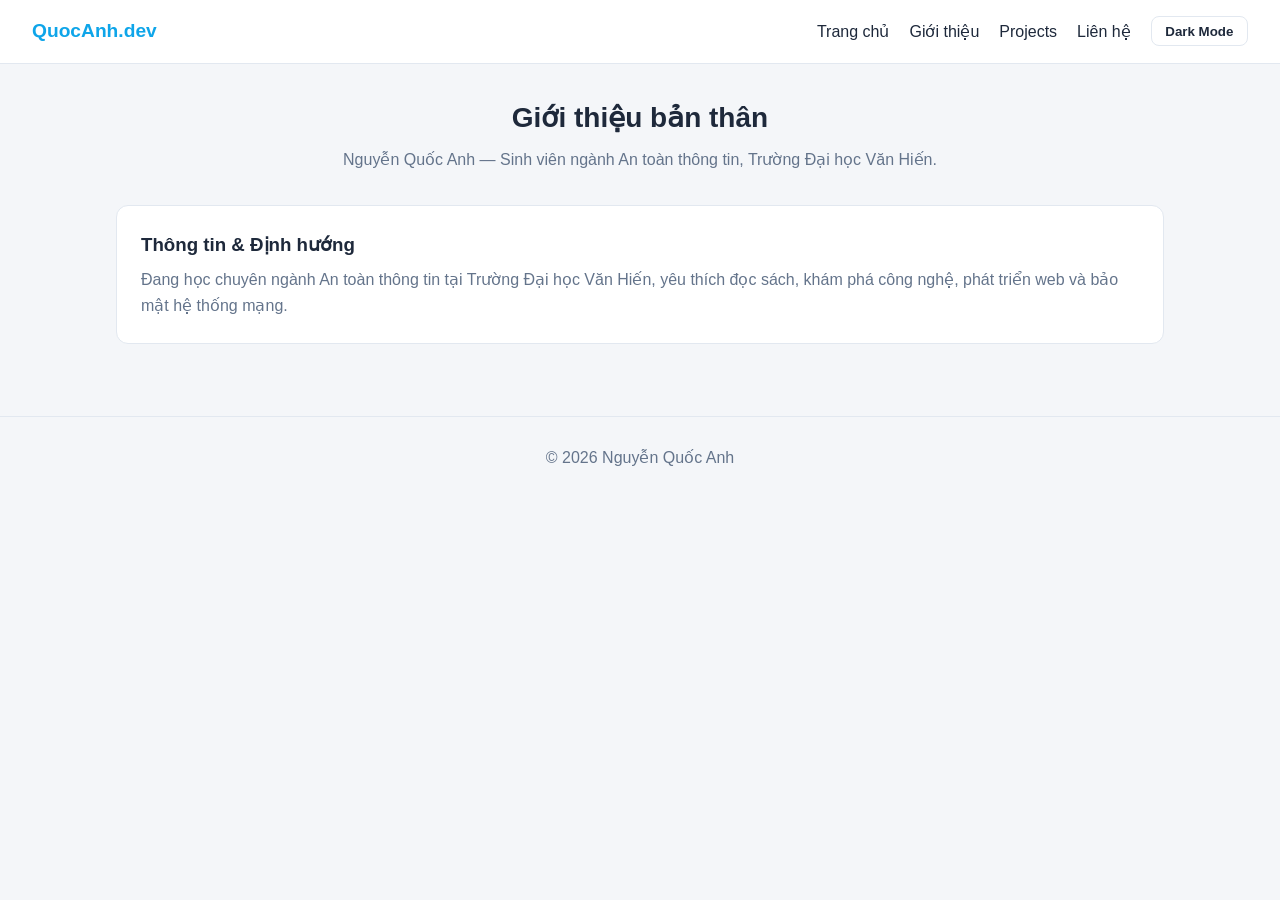
<file: about.html>
<!DOCTYPE html>
<html lang="vi">
<head>
  <meta charset="UTF-8" />
  <meta name="viewport" content="width=device-width, initial-scale=1.0" />
  <title>Giới thiệu - Nguyễn Quốc Anh</title>
  <link rel="stylesheet" href="css/style.css" />
</head>
<body>
  <nav class="navbar">
    <a href="index.html" class="logo">QuocAnh.dev</a>
    <div class="nav-links">
      <a href="index.html">Trang chủ</a>
      <a href="about.html">Giới thiệu</a>
      <a href="projects.html">Projects</a>
      <a href="contact.html">Liên hệ</a>
      <button type="button" id="darkModeBtn" class="theme-toggle">Dark Mode</button>
    </div>
  </nav>

  <main class="container">
    <h1 class="page-title reveal">Giới thiệu bản thân</h1>
    <p class="page-subtitle reveal">Nguyễn Quốc Anh — Sinh viên ngành An toàn thông tin, Trường Đại học Văn Hiến.</p>

    <section class="project-card reveal">
      <h3>Thông tin & Định hướng</h3>
      <p>Đang học chuyên ngành An toàn thông tin tại Trường Đại học Văn Hiến, yêu thích đọc sách, khám phá công nghệ, phát triển web và bảo mật hệ thống mạng.</p>
    </section>
  </main>

  <footer class="footer reveal">
    <p>© 2026 Nguyễn Quốc Anh</p>
  </footer>

  <script src="js/script.js"></script>
</body>
</html>
</file>
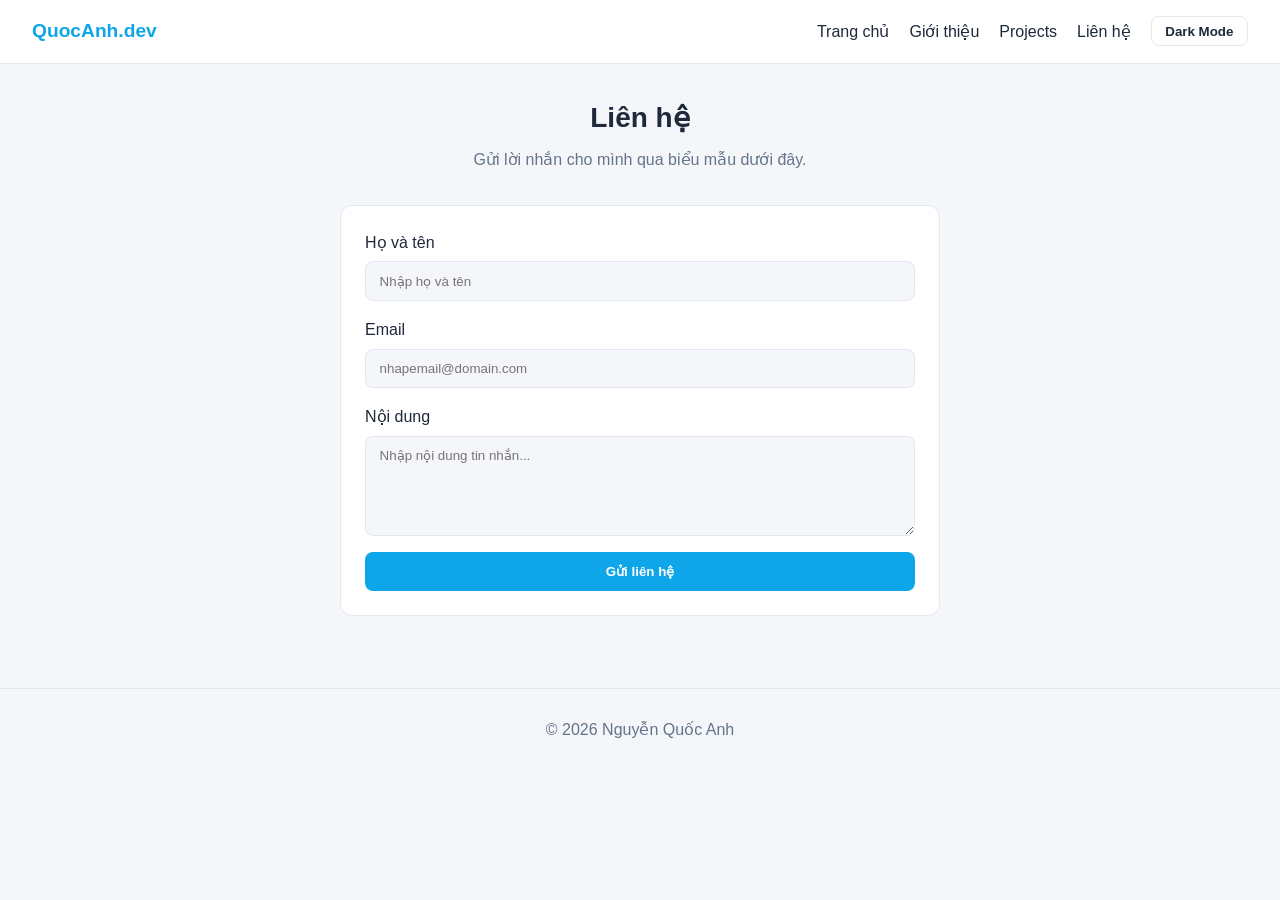
<file: contact.html>
<!DOCTYPE html>
<html lang="vi">
<head>
  <meta charset="UTF-8" />
  <meta name="viewport" content="width=device-width, initial-scale=1.0" />
  <title>Liên hệ - Nguyễn Quốc Anh</title>
  <link rel="stylesheet" href="css/style.css" />
</head>
<body>
  <nav class="navbar">
    <a href="index.html" class="logo">QuocAnh.dev</a>
    <div class="nav-links">
      <a href="index.html">Trang chủ</a>
      <a href="about.html">Giới thiệu</a>
      <a href="projects.html">Projects</a>
      <a href="contact.html">Liên hệ</a>
      <button type="button" id="darkModeBtn" class="theme-toggle">Dark Mode</button>
    </div>
  </nav>

  <main class="container">
    <h1 class="page-title reveal">Liên hệ</h1>
    <p class="page-subtitle reveal">Gửi lời nhắn cho mình qua biểu mẫu dưới đây.</p>

    <form action="https://formspree.io/f/mppdoqng" method="POST" class="contact-form reveal">
      <div class="form-group">
        <label for="fullname">Họ và tên</label>
        <input type="text" id="fullname" name="name" placeholder="Nhập họ và tên" required />
      </div>

      <div class="form-group">
        <label for="email">Email</label>
        <input type="email" id="email" name="email" placeholder="nhapemail@domain.com" required />
      </div>

      <div class="form-group">
        <label for="message">Nội dung</label>
        <textarea id="message" name="message" rows="5" placeholder="Nhập nội dung tin nhắn..." required></textarea>
      </div>

      <button type="submit" class="submit-btn">Gửi liên hệ</button>
    </form>
  </main>

  <footer class="footer reveal">
    <p>© 2026 Nguyễn Quốc Anh</p>
  </footer>

  <script src="js/script.js"></script>
</body>
</html>
</file>
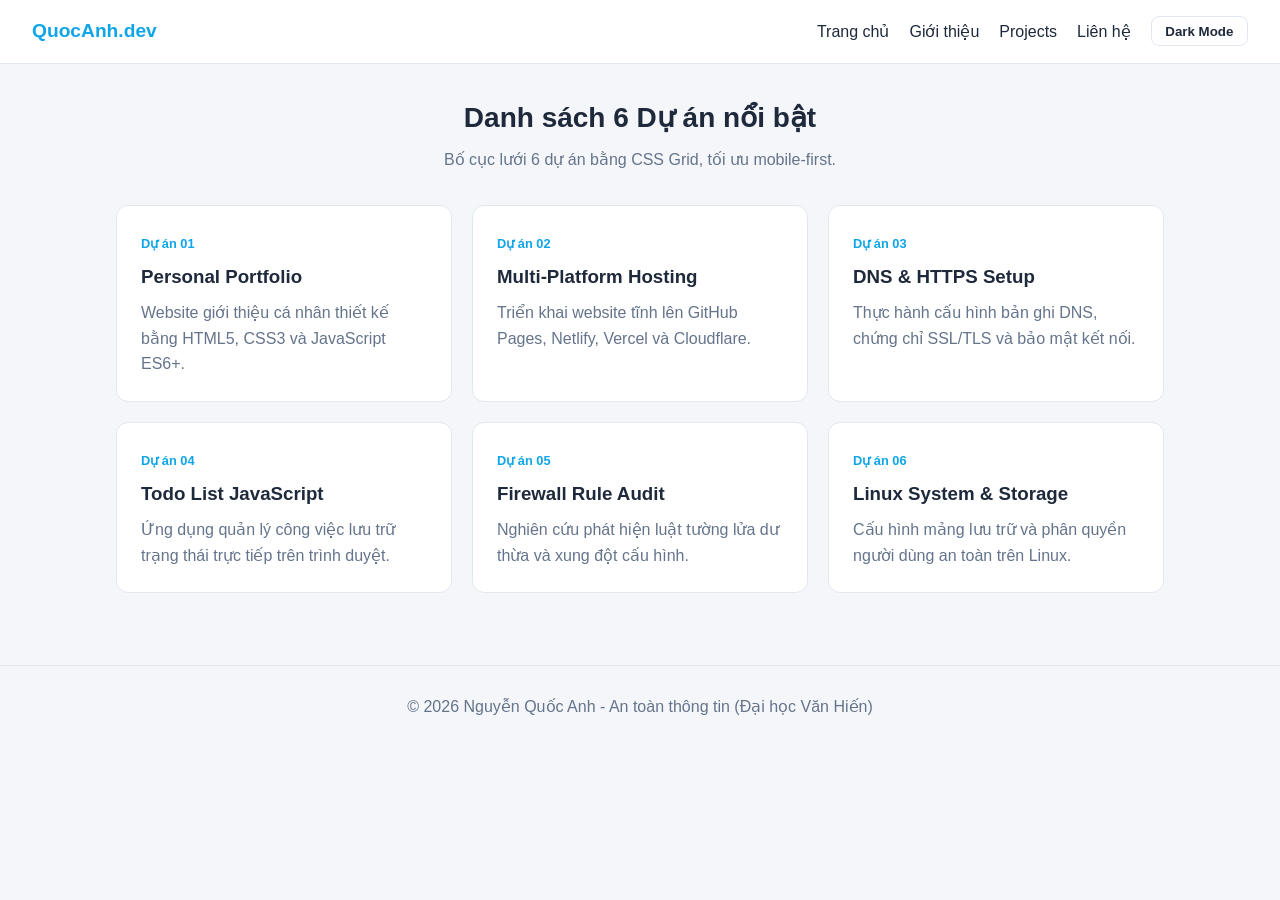
<file: projects.html>
<!DOCTYPE html>
<html lang="vi">
<head>
  <meta charset="UTF-8" />
  <meta name="viewport" content="width=device-width, initial-scale=1.0" />
  <title>Projects - Nguyễn Quốc Anh</title>
  <link rel="stylesheet" href="css/style.css" />
</head>
<body>
  <nav class="navbar">
    <a href="index.html" class="logo">QuocAnh.dev</a>
    <div class="nav-links">
      <a href="index.html">Trang chủ</a>
      <a href="about.html">Giới thiệu</a>
      <a href="projects.html">Projects</a>
      <a href="contact.html">Liên hệ</a>
      <button type="button" id="darkModeBtn" class="theme-toggle">Dark Mode</button>
    </div>
  </nav>

  <main class="container">
    <h1 class="page-title reveal">Danh sách 6 Dự án nổi bật</h1>
    <p class="page-subtitle reveal">Bố cục lưới 6 dự án bằng CSS Grid, tối ưu mobile-first.</p>

    <section class="projects-grid reveal">
      <article class="project-card">
        <span class="badge">Dự án 01</span>
        <h3>Personal Portfolio</h3>
        <p>Website giới thiệu cá nhân thiết kế bằng HTML5, CSS3 và JavaScript ES6+.</p>
      </article>

      <article class="project-card">
        <span class="badge">Dự án 02</span>
        <h3>Multi-Platform Hosting</h3>
        <p>Triển khai website tĩnh lên GitHub Pages, Netlify, Vercel và Cloudflare.</p>
      </article>

      <article class="project-card">
        <span class="badge">Dự án 03</span>
        <h3>DNS & HTTPS Setup</h3>
        <p>Thực hành cấu hình bản ghi DNS, chứng chỉ SSL/TLS và bảo mật kết nối.</p>
      </article>

      <article class="project-card">
        <span class="badge">Dự án 04</span>
        <h3>Todo List JavaScript</h3>
        <p>Ứng dụng quản lý công việc lưu trữ trạng thái trực tiếp trên trình duyệt.</p>
      </article>

      <article class="project-card">
        <span class="badge">Dự án 05</span>
        <h3>Firewall Rule Audit</h3>
        <p>Nghiên cứu phát hiện luật tường lửa dư thừa và xung đột cấu hình.</p>
      </article>

      <article class="project-card">
        <span class="badge">Dự án 06</span>
        <h3>Linux System & Storage</h3>
        <p>Cấu hình mảng lưu trữ và phân quyền người dùng an toàn trên Linux.</p>
      </article>
    </section>
  </main>

  <footer class="footer reveal">
    <p>© 2026 Nguyễn Quốc Anh - An toàn thông tin (Đại học Văn Hiến)</p>
  </footer>

  <script src="js/script.js"></script>
</body>
</html>
</file>
<file: css/style.css>
:root {
  --bg-color: #f4f6f9;
  --card-bg: #ffffff;
  --text-color: #1e293b;
  --muted-color: #64748b;
  --accent-color: #0ea5e9;
  --border-color: #e2e8f0;
}

body.dark {
  --bg-color: #0f172a;
  --card-bg: #1e293b;
  --text-color: #f1f5f9;
  --muted-color: #94a3b8;
  --accent-color: #38bdf8;
  --border-color: #334155;
}

* {
  margin: 0;
  padding: 0;
  box-sizing: border-box;
}

body {
  font-family: "Segoe UI", Tahoma, Geneva, Verdana, sans-serif;
  background-color: var(--bg-color);
  color: var(--text-color);
  line-height: 1.6;
  transition: background-color 0.25s ease, color 0.25s ease;
}

/* Mobile-first navbar */
.navbar {
  display: flex;
  flex-direction: column;
  align-items: center;
  gap: 0.75rem;
  padding: 1rem;
  background-color: var(--card-bg);
  border-bottom: 1px solid var(--border-color);
}

.logo {
  font-size: 1.2rem;
  font-weight: 700;
  color: var(--accent-color);
  text-decoration: none;
}

.nav-links {
  display: flex;
  flex-wrap: wrap;
  justify-content: center;
  align-items: center;
  gap: 0.75rem 1.25rem;
}

.nav-links a {
  color: var(--text-color);
  text-decoration: none;
  font-weight: 500;
}

.nav-links a:hover {
  color: var(--accent-color);
}

.theme-toggle {
  padding: 0.4rem 0.85rem;
  border-radius: 8px;
  border: 1px solid var(--border-color);
  background-color: transparent;
  color: var(--text-color);
  font-weight: 600;
  cursor: pointer;
}

.hero {
  text-align: center;
  padding: 2.5rem 1rem 1.5rem;
}

.avatar {
  width: 120px;
  height: 120px;
  object-fit: cover;
  border-radius: 50%;
  border: 3px solid var(--accent-color);
  margin-bottom: 1rem;
}

.hero-actions {
  margin-top: 1.25rem;
  display: flex;
  flex-wrap: wrap;
  justify-content: center;
  gap: 0.75rem;
}

.btn {
  display: inline-block;
  padding: 0.6rem 1.15rem;
  border-radius: 8px;
  text-decoration: none;
  font-weight: 600;
}

.btn.primary {
  background-color: var(--accent-color);
  color: #ffffff;
}

.btn.outline {
  border: 1px solid var(--accent-color);
  color: var(--accent-color);
}

.container {
  max-width: 1080px;
  margin: 0 auto;
  padding: 2rem 1rem;
}

.page-title {
  font-size: 1.75rem;
  text-align: center;
  margin-bottom: 0.4rem;
}

.page-subtitle {
  text-align: center;
  color: var(--muted-color);
  margin-bottom: 2rem;
}

/* Lưới 6 dự án - Mobile-first: 1 cột */
.projects-grid {
  display: grid;
  grid-template-columns: 1fr;
  gap: 1.25rem;
  margin-top: 1rem;
}

.project-card,
.contact-form {
  background-color: var(--card-bg);
  border: 1px solid var(--border-color);
  border-radius: 12px;
  padding: 1.5rem;
}

.badge {
  display: inline-block;
  font-size: 0.8rem;
  font-weight: 700;
  color: var(--accent-color);
  margin-bottom: 0.5rem;
}

.project-card h3 {
  margin-bottom: 0.5rem;
}

.project-card p {
  color: var(--muted-color);
}

.contact-form {
  max-width: 600px;
  margin: 0 auto;
  display: flex;
  flex-direction: column;
  gap: 1rem;
}

.form-group {
  display: flex;
  flex-direction: column;
  gap: 0.4rem;
}

.form-group input,
.form-group textarea {
  width: 100%;
  padding: 0.7rem 0.85rem;
  border-radius: 8px;
  border: 1px solid var(--border-color);
  background-color: var(--bg-color);
  color: var(--text-color);
  font-family: inherit;
}

.submit-btn {
  padding: 0.75rem 1.25rem;
  border: none;
  border-radius: 8px;
  background-color: var(--accent-color);
  color: #ffffff;
  font-weight: 600;
  cursor: pointer;
}

.footer {
  text-align: center;
  padding: 1.75rem 1rem;
  margin-top: 2.5rem;
  color: var(--muted-color);
  border-top: 1px solid var(--border-color);
}

/* Scroll animation (Intersection Observer) */
.reveal {
  opacity: 0;
  transform: translateY(24px);
  transition: opacity 0.6s ease, transform 0.6s ease;
}

.reveal.show {
  opacity: 1;
  transform: translateY(0);
}

@media (min-width: 640px) {
  .projects-grid {
    grid-template-columns: repeat(2, 1fr);
  }
}

@media (min-width: 900px) {
  .navbar {
    flex-direction: row;
    justify-content: space-between;
    padding: 1rem 2rem;
  }

  .projects-grid {
    grid-template-columns: repeat(3, 1fr);
  }
}
</file>
